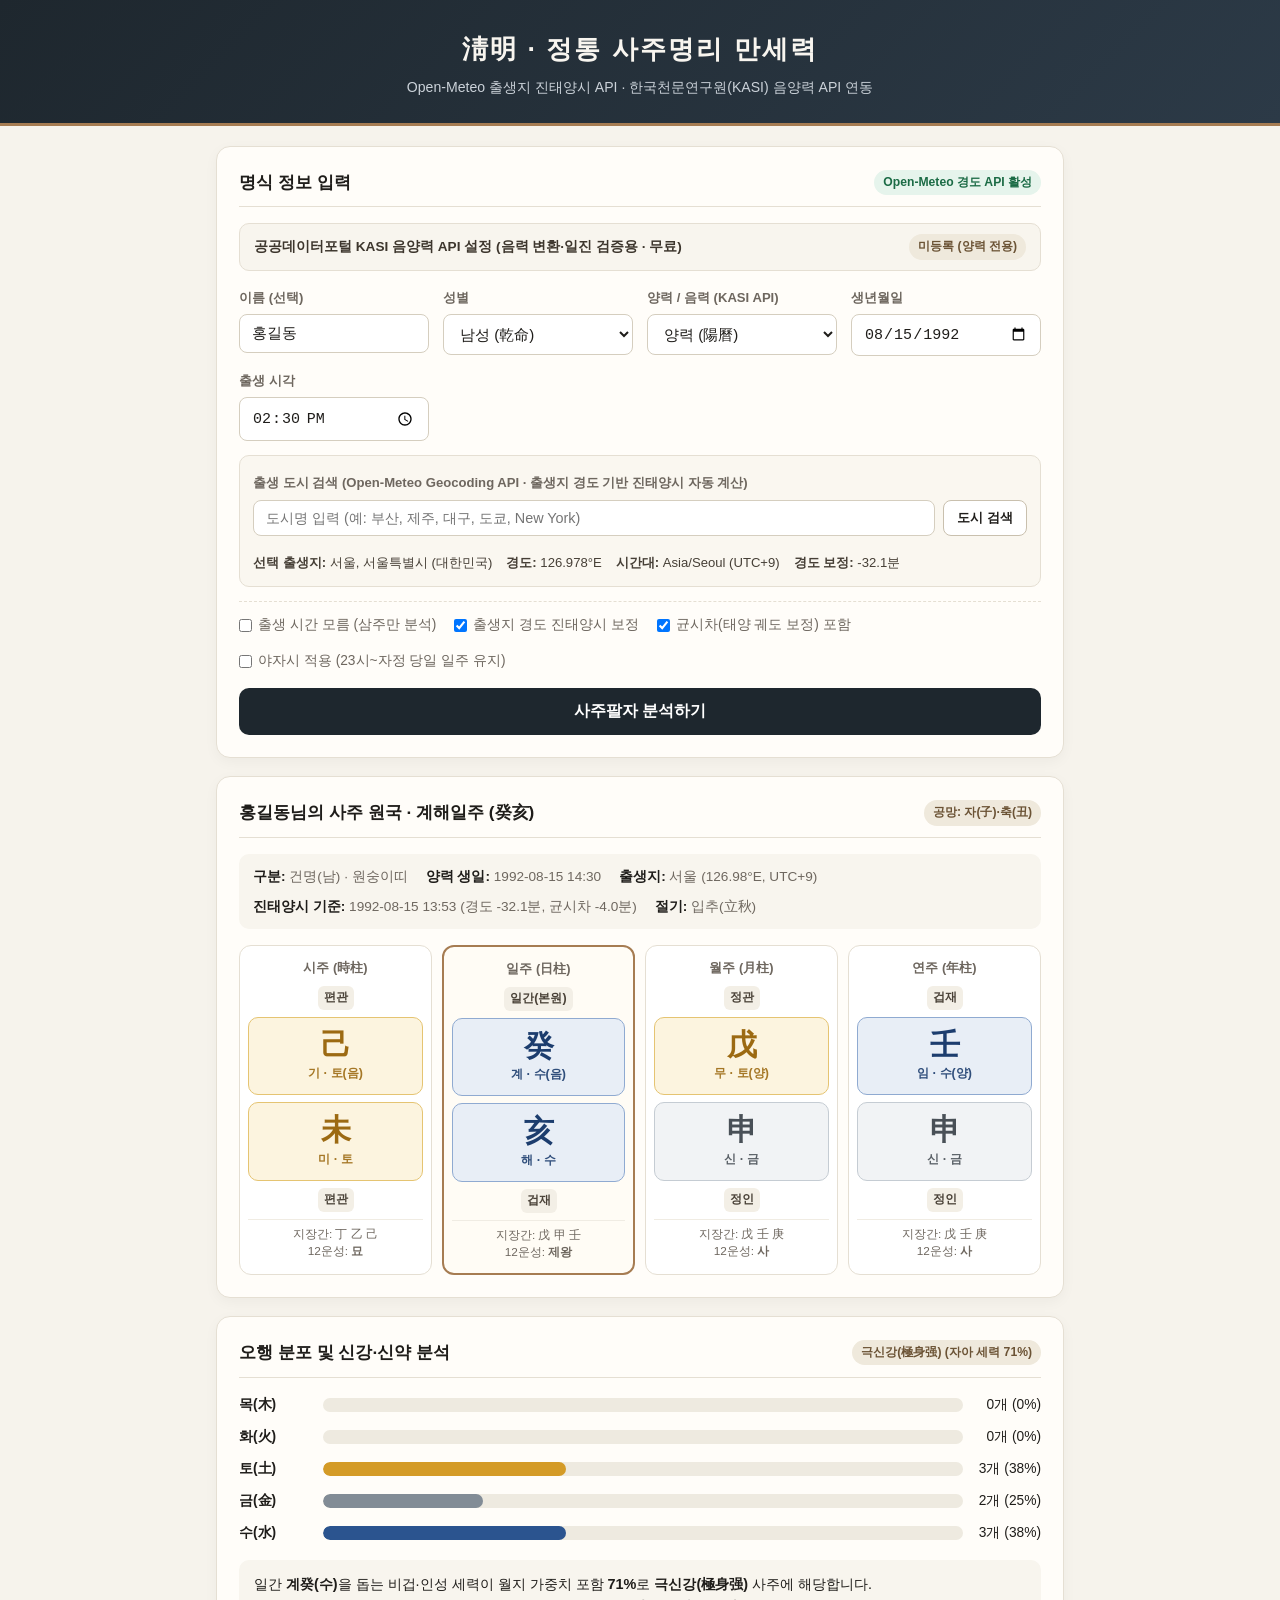
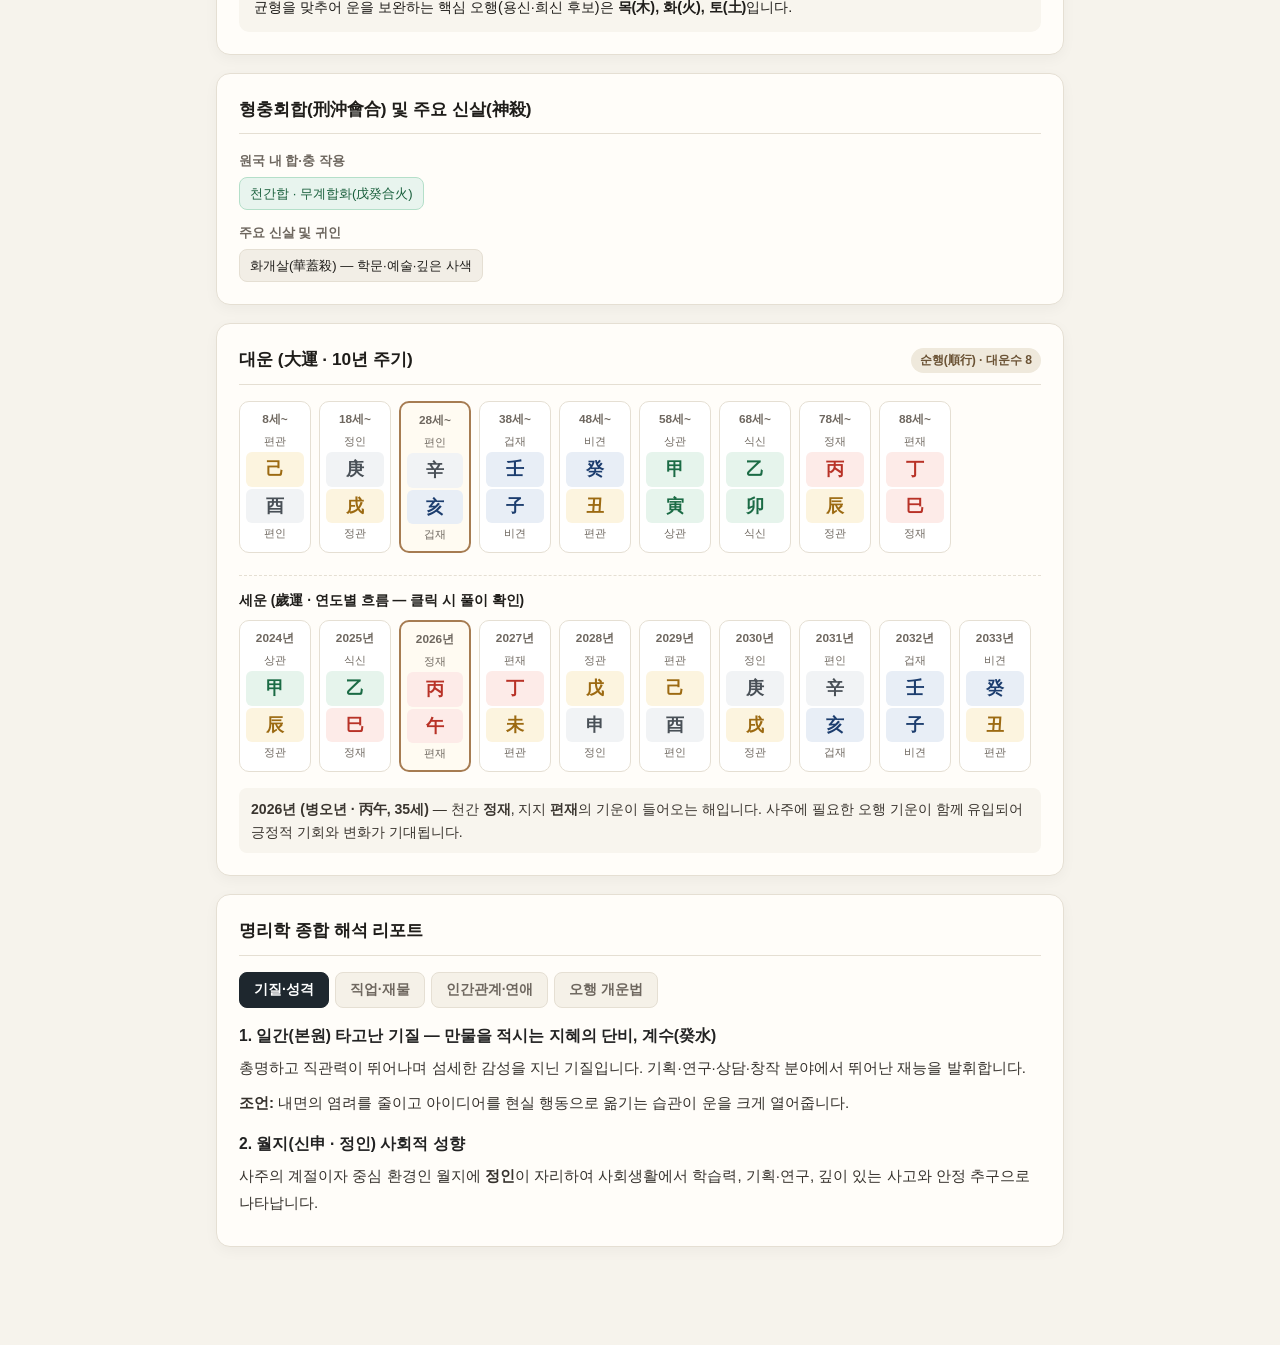
<file: public/assets/aistudio/index_b63f3720.html>
<!DOCTYPE html>
<html lang="ko">
<head>
  <meta charset="UTF-8" />
  <meta name="viewport" content="width=device-width, initial-scale=1.0" />
  <title>청명(淸明) — 정통 명리학 사주팔자 만세력</title>
  <style>
    :root {
      --bg: #f6f3ec;
      --card: #fffdf9;
      --ink: #1f1d1a;
      --muted: #6e675f;
      --border: #e5dfd3;
      --accent: #2c3e50;
      --gold: #a67c52;

      --wood-bg: #e6f4ec; --wood-fg: #1b6b45; --wood-bd: #8fd0ae;
      --fire-bg: #fdebe8; --fire-fg: #b83227; --fire-bd: #f09d95;
      --earth-bg: #fcf4df; --earth-fg: #9c6a12; --earth-bd: #e5c472;
      --metal-bg: #f1f3f5; --metal-fg: #495057; --metal-bd: #c5ccd3;
      --water-bg: #e8eef6; --water-fg: #1c3d6e; --water-bd: #8faad1;
    }

    * { box-sizing: border-box; margin: 0; padding: 0; }
    body {
      font-family: "Pretendard", "Apple SD Gothic Neo", "Malgun Gothic", sans-serif;
      background: var(--bg);
      color: var(--ink);
      line-height: 1.6;
      padding-bottom: 60px;
    }

    header {
      background: linear-gradient(135deg, #1e272e 0%, #2c3a47 100%);
      color: #f8f5ef;
      padding: 28px 20px 24px;
      text-align: center;
      border-bottom: 3px solid var(--gold);
    }
    header h1 { font-size: 1.65rem; font-weight: 700; letter-spacing: 0.08em; }
    header p { font-size: 0.88rem; color: #cbd2d9; margin-top: 6px; }

    .container { max-width: 880px; margin: 0 auto; padding: 20px 16px; }

    .card {
      background: var(--card);
      border: 1px solid var(--border);
      border-radius: 14px;
      padding: 22px;
      margin-bottom: 18px;
      box-shadow: 0 4px 14px rgba(31, 29, 26, 0.04);
    }
    .card-title {
      font-size: 1.08rem;
      font-weight: 700;
      margin-bottom: 16px;
      padding-bottom: 10px;
      border-bottom: 1px solid var(--border);
      display: flex;
      justify-content: space-between;
      align-items: center;
      gap: 8px;
      flex-wrap: wrap;
    }
    .badge {
      font-size: 0.76rem;
      font-weight: 600;
      padding: 3px 9px;
      border-radius: 999px;
      background: #efe9dc;
      color: #6b5335;
    }
    .badge.ok { background: #e6f4ec; color: #1b6b45; }
    .badge.warn { background: #fdebe8; color: #b83227; }

    /* API 설정 패널 */
    details.api-panel {
      background: #f8f5ee;
      border: 1px solid var(--border);
      border-radius: 10px;
      padding: 10px 14px;
      margin-bottom: 16px;
      font-size: 0.85rem;
    }
    details.api-panel summary {
      cursor: pointer;
      font-weight: 700;
      color: #3d362d;
      display: flex;
      justify-content: space-between;
      align-items: center;
    }
    .api-key-row {
      display: flex;
      gap: 8px;
      margin-top: 10px;
      flex-wrap: wrap;
    }
    .api-key-row input {
      flex: 1;
      min-width: 200px;
      padding: 8px 10px;
      border: 1px solid #d5cebf;
      border-radius: 8px;
      font-size: 0.85rem;
      background: #fff;
    }
    .btn-sm {
      padding: 8px 13px;
      border: 1px solid #c9c0ae;
      border-radius: 8px;
      background: #fff;
      color: var(--ink);
      font-size: 0.83rem;
      font-weight: 600;
      cursor: pointer;
    }
    .btn-sm:hover { background: #efe9dc; }
    .api-hint { margin-top: 8px; font-size: 0.78rem; color: var(--muted); line-height: 1.5; }

    /* 입력 폼 */
    .form-grid {
      display: grid;
      grid-template-columns: repeat(auto-fit, minmax(170px, 1fr));
      gap: 14px;
    }
    .field label {
      display: block;
      font-size: 0.82rem;
      font-weight: 600;
      color: var(--muted);
      margin-bottom: 6px;
    }
    .field input, .field select {
      width: 100%;
      padding: 10px 12px;
      border: 1px solid #d5cebf;
      border-radius: 8px;
      font-size: 0.94rem;
      background: #fff;
      color: var(--ink);
    }
    .field input:disabled { background: #f2efe9; color: #999; }

    /* 출생지 검색 (Open-Meteo Geocoding API) */
    .place-box {
      margin-top: 14px;
      padding: 13px;
      background: #faf7f0;
      border: 1px solid var(--border);
      border-radius: 10px;
    }
    .place-search-row {
      display: flex;
      gap: 8px;
      margin-top: 6px;
    }
    .place-search-row input {
      flex: 1;
      padding: 9px 12px;
      border: 1px solid #d5cebf;
      border-radius: 8px;
      font-size: 0.9rem;
      background: #fff;
    }
    .place-results {
      margin-top: 8px;
      display: flex;
      flex-direction: column;
      gap: 5px;
    }
    .place-item {
      text-align: left;
      padding: 8px 10px;
      border: 1px solid var(--border);
      border-radius: 8px;
      background: #fff;
      cursor: pointer;
      font-size: 0.84rem;
      display: flex;
      justify-content: space-between;
      align-items: center;
    }
    .place-item:hover { border-color: var(--gold); background: #fffbf2; }
    .selected-place-info {
      margin-top: 8px;
      font-size: 0.82rem;
      color: #463f36;
      display: flex;
      flex-wrap: wrap;
      gap: 6px 14px;
    }

    .options-row {
      display: flex;
      flex-wrap: wrap;
      gap: 14px 18px;
      margin-top: 14px;
      padding-top: 12px;
      border-top: 1px dashed var(--border);
      font-size: 0.86rem;
      color: var(--muted);
    }
    .options-row label { display: flex; align-items: center; gap: 6px; cursor: pointer; }

    .status-msg {
      margin-top: 10px;
      font-size: 0.83rem;
      padding: 9px 12px;
      border-radius: 8px;
      display: none;
    }
    .status-msg.info { display: block; background: #e8eef6; color: #1c3d6e; }
    .status-msg.error { display: block; background: #fdebe8; color: #b83227; }

    .btn-primary {
      width: 100%;
      margin-top: 16px;
      padding: 13px;
      border: none;
      border-radius: 10px;
      background: #1e272e;
      color: #fff;
      font-size: 1rem;
      font-weight: 700;
      cursor: pointer;
      transition: background 0.15s ease;
    }
    .btn-primary:hover { background: #303d47; }
    .btn-primary:disabled { background: #7f8c8d; cursor: wait; }

    /* 결과 영역 */
    #resultSection { display: none; }

    .meta-bar {
      display: flex;
      flex-wrap: wrap;
      gap: 8px 18px;
      font-size: 0.85rem;
      color: var(--muted);
      background: #f8f5ee;
      padding: 12px 14px;
      border-radius: 10px;
      margin-bottom: 16px;
    }
    .meta-bar strong { color: var(--ink); }

    .pillars-grid {
      display: grid;
      grid-template-columns: repeat(4, 1fr);
      gap: 10px;
      text-align: center;
    }
    .pillar-col {
      border: 1px solid var(--border);
      border-radius: 12px;
      padding: 12px 8px;
      background: #fff;
      display: flex;
      flex-direction: column;
      gap: 7px;
    }
    .pillar-col.day-master { border: 2px solid var(--gold); background: #fffcf5; }
    .pillar-label { font-size: 0.8rem; font-weight: 700; color: var(--muted); }
    .ten-god {
      font-size: 0.78rem;
      font-weight: 600;
      padding: 2px 6px;
      border-radius: 6px;
      background: #f3efe6;
      color: #4a4238;
      display: inline-block;
      margin: 0 auto;
    }
    .glyph-box { border-radius: 10px; padding: 10px 4px; border: 1.5px solid transparent; }
    .glyph-hanja { font-size: 1.9rem; font-weight: 800; line-height: 1.1; }
    .glyph-hangul { font-size: 0.78rem; margin-top: 3px; font-weight: 600; opacity: 0.9; }

    .el-0 { background: var(--wood-bg); color: var(--wood-fg); border-color: var(--wood-bd); }
    .el-1 { background: var(--fire-bg); color: var(--fire-fg); border-color: var(--fire-bd); }
    .el-2 { background: var(--earth-bg); color: var(--earth-fg); border-color: var(--earth-bd); }
    .el-3 { background: var(--metal-bg); color: var(--metal-fg); border-color: var(--metal-bd); }
    .el-4 { background: var(--water-bg); color: var(--water-fg); border-color: var(--water-bd); }
    .el-none { background: #f4f4f4; color: #aaa; border-color: #ddd; }

    .sub-info {
      font-size: 0.74rem;
      color: var(--muted);
      border-top: 1px solid #f0ece3;
      padding-top: 6px;
      line-height: 1.45;
    }

    .el-bars { display: flex; flex-direction: column; gap: 10px; }
    .el-bar-row { display: grid; grid-template-columns: 74px 1fr 68px; align-items: center; gap: 10px; font-size: 0.86rem; }
    .bar-track { height: 14px; background: #eeeae0; border-radius: 999px; overflow: hidden; }
    .bar-fill { height: 100%; border-radius: 999px; transition: width 0.4s ease; }
    .fill-0 { background: #2d8a5e; }
    .fill-1 { background: #d64538; }
    .fill-2 { background: #d49b27; }
    .fill-3 { background: #828c96; }
    .fill-4 { background: #2b548f; }

    .strength-box {
      margin-top: 16px;
      padding: 13px 15px;
      border-radius: 10px;
      background: #f8f5ee;
      font-size: 0.9rem;
    }

    .tag-group { display: flex; flex-wrap: wrap; gap: 8px; }
    .tag {
      font-size: 0.82rem;
      padding: 5px 10px;
      border-radius: 8px;
      background: #f2eee6;
      border: 1px solid var(--border);
    }
    .tag.good { background: #e8f4ee; border-color: #b4dfc9; color: #195f3c; }
    .tag.warn { background: #fdeee9; border-color: #f3c0b5; color: #a12c20; }

    .cycle-strip { display: flex; gap: 8px; overflow-x: auto; padding-bottom: 6px; }
    .cycle-item {
      min-width: 72px;
      border: 1px solid var(--border);
      border-radius: 10px;
      padding: 8px 6px;
      text-align: center;
      background: #fff;
      flex-shrink: 0;
      cursor: pointer;
      transition: transform 0.12s ease, border-color 0.12s ease;
    }
    .cycle-item:hover { transform: translateY(-2px); border-color: var(--gold); }
    .cycle-item.active { border: 2px solid var(--gold); background: #fffbf2; }
    .cycle-age { font-size: 0.74rem; color: var(--muted); font-weight: 700; margin-bottom: 4px; }
    .cycle-glyph { font-size: 1.1rem; font-weight: 800; padding: 3px 0; border-radius: 6px; margin: 2px 0; }
    .cycle-tg { font-size: 0.68rem; color: var(--muted); }

    .tabs { display: flex; gap: 6px; flex-wrap: wrap; margin-bottom: 14px; }
    .tab-btn {
      padding: 8px 14px;
      border-radius: 8px;
      border: 1px solid var(--border);
      background: #f5f1e8;
      font-size: 0.86rem;
      font-weight: 600;
      color: var(--muted);
      cursor: pointer;
    }
    .tab-btn.active { background: #1e272e; color: #fff; border-color: #1e272e; }
    .reading-panel { display: none; font-size: 0.94rem; line-height: 1.75; }
    .reading-panel.active { display: block; }
    .reading-panel h4 { font-size: 0.98rem; margin: 14px 0 6px; color: #222; }
    .reading-panel h4:first-child { margin-top: 0; }
    .reading-panel p { color: #36322d; margin-bottom: 8px; }

    @media (max-width: 560px) {
      .pillars-grid { gap: 6px; }
      .glyph-hanja { font-size: 1.5rem; }
      .pillar-col { padding: 8px 4px; }
    }
  </style>
</head>
<body>

<header>
  <h1>淸明 · 정통 사주명리 만세력</h1>
  <p>Open-Meteo 출생지 진태양시 API · 한국천문연구원(KASI) 음양력 API 연동</p>
</header>

<div class="container">
  <!-- 입력 카드 -->
  <section class="card">
    <div class="card-title">
      <span>명식 정보 입력</span>
      <span class="badge ok">Open-Meteo 경도 API 활성</span>
    </div>

    <!-- KASI 무료 API 키 설정 (접이식) -->
    <details class="api-panel">
      <summary>
        <span>공공데이터포털 KASI 음양력 API 설정 (음력 변환·일진 검증용 · 무료)</span>
        <span class="badge" id="kasiStatusBadge">미등록</span>
      </summary>
      <div class="api-key-row">
        <input type="password" id="kasiKeyInput" placeholder="공공데이터포털 '한국천문연구원 음양력 정보' 인증키 입력" />
        <button type="button" class="btn-sm" id="saveKasiKeyBtn">키 저장</button>
        <button type="button" class="btn-sm" id="clearKasiKeyBtn">삭제</button>
      </div>
      <div class="api-hint">
        • 발급처: 공공데이터포털(data.go.kr) → <strong>한국천문연구원_음양력 정보</strong> 활용신청(무료·자동승인).<br/>
        • 인증키는 브라우저(localStorage)에만 저장되며, Encoding/Decoding 키 모두 자동 처리됩니다.
      </div>
    </details>

    <form id="sajuForm">
      <div class="form-grid">
        <div class="field">
          <label for="name">이름 (선택)</label>
          <input type="text" id="name" placeholder="예: 홍길동" value="홍길동" />
        </div>
        <div class="field">
          <label for="gender">성별</label>
          <select id="gender">
            <option value="M">남성 (乾命)</option>
            <option value="F">여성 (坤命)</option>
          </select>
        </div>
        <div class="field">
          <label for="calendarType">양력 / 음력 (KASI API)</label>
          <select id="calendarType">
            <option value="solar">양력 (陽曆)</option>
            <option value="lunar">음력 · 평달 (陰曆)</option>
            <option value="lunar_leap">음력 · 윤달 (閏月)</option>
          </select>
        </div>
        <div class="field">
          <label for="birthDate">생년월일</label>
          <input type="date" id="birthDate" value="1992-08-15" required />
        </div>
        <div class="field">
          <label for="birthTime">출생 시각</label>
          <input type="time" id="birthTime" value="14:30" />
        </div>
      </div>

      <!-- 외부 API 1: Open-Meteo Geocoding API 기반 출생지 검색 -->
      <div class="place-box">
        <label style="font-size:0.82rem; font-weight:700; color:var(--muted);">
          출생 도시 검색 (Open-Meteo Geocoding API · 출생지 경도 기반 진태양시 자동 계산)
        </label>
        <div class="place-search-row">
          <input type="text" id="placeQuery" placeholder="도시명 입력 (예: 부산, 제주, 대구, 도쿄, New York)" />
          <button type="button" class="btn-sm" id="placeSearchBtn">도시 검색</button>
        </div>
        <div class="place-results" id="placeResults"></div>
        <div class="selected-place-info" id="selectedPlaceInfo"></div>
      </div>

      <div class="options-row">
        <label><input type="checkbox" id="unknownTime" /> 출생 시간 모름 (삼주만 분석)</label>
        <label><input type="checkbox" id="trueSolar" checked /> 출생지 경도 진태양시 보정</label>
        <label><input type="checkbox" id="includeEoT" checked /> 균시차(태양 궤도 보정) 포함</label>
        <label><input type="checkbox" id="yajasi" /> 야자시 적용 (23시~자정 당일 일주 유지)</label>
      </div>

      <div id="apiStatusMsg" class="status-msg"></div>

      <button type="submit" class="btn-primary" id="submitBtn">사주팔자 분석하기</button>
    </form>
  </section>

  <!-- 결과 영역 -->
  <div id="resultSection">
    <section class="card">
      <div class="card-title">
        <span id="resultHeader">사주 원국 (四柱原局)</span>
        <span class="badge" id="gongmangBadge">공망</span>
      </div>
      <div class="meta-bar" id="metaBar"></div>
      <div class="pillars-grid" id="pillarsGrid"></div>
    </section>

    <section class="card">
      <div class="card-title">
        <span>오행 분포 및 신강·신약 분석</span>
        <span class="badge" id="strengthBadge">중화</span>
      </div>
      <div class="el-bars" id="elementBars"></div>
      <div class="strength-box" id="strengthDesc"></div>
    </section>

    <section class="card">
      <div class="card-title"><span>형충회합(刑沖會合) 및 주요 신살(神殺)</span></div>
      <div style="margin-bottom: 12px;">
        <div style="font-size:0.82rem; font-weight:700; color:var(--muted); margin-bottom:6px;">원국 내 합·충 작용</div>
        <div class="tag-group" id="relationsTags"></div>
      </div>
      <div>
        <div style="font-size:0.82rem; font-weight:700; color:var(--muted); margin-bottom:6px;">주요 신살 및 귀인</div>
        <div class="tag-group" id="sinsalTags"></div>
      </div>
    </section>

    <section class="card">
      <div class="card-title">
        <span>대운 (大運 · 10년 주기)</span>
        <span class="badge" id="daewoonMeta">순행</span>
      </div>
      <div class="cycle-strip" id="daewoonStrip"></div>
      <div style="margin-top:16px; padding-top:14px; border-top:1px dashed var(--border);">
        <div style="font-size:0.86rem; font-weight:700; margin-bottom:8px;">세운 (歲運 · 연도별 흐름 — 클릭 시 풀이 확인)</div>
        <div class="cycle-strip" id="sewoonStrip"></div>
        <div id="sewoonDetail" style="margin-top:10px; font-size:0.88rem; color:#3a352f; background:#f8f5ee; padding:10px 12px; border-radius:8px;"></div>
      </div>
    </section>

    <section class="card">
      <div class="card-title"><span>명리학 종합 해석 리포트</span></div>
      <div class="tabs" id="readingTabs">
        <button class="tab-btn active" data-tab="personality">기질·성격</button>
        <button class="tab-btn" data-tab="career">직업·재물</button>
        <button class="tab-btn" data-tab="relation">인간관계·연애</button>
        <button class="tab-btn" data-tab="remedy">오행 개운법</button>
      </div>
      <div id="tab-personality" class="reading-panel active"></div>
      <div id="tab-career" class="reading-panel"></div>
      <div id="tab-relation" class="reading-panel"></div>
      <div id="tab-remedy" class="reading-panel"></div>
    </section>
  </div>
</div>

<script>
/**
 * ============================================================================
 * 1. 명리학 기초 데이터
 * ============================================================================
 */
const STEMS = [
  { idx: 0, hanja: '甲', kor: '갑', el: 0, pol: 1 },
  { idx: 1, hanja: '乙', kor: '을', el: 0, pol: 0 },
  { idx: 2, hanja: '丙', kor: '병', el: 1, pol: 1 },
  { idx: 3, hanja: '丁', kor: '정', el: 1, pol: 0 },
  { idx: 4, hanja: '戊', kor: '무', el: 2, pol: 1 },
  { idx: 5, hanja: '己', kor: '기', el: 2, pol: 0 },
  { idx: 6, hanja: '庚', kor: '경', el: 3, pol: 1 },
  { idx: 7, hanja: '辛', kor: '신', el: 3, pol: 0 },
  { idx: 8, hanja: '壬', kor: '임', el: 4, pol: 1 },
  { idx: 9, hanja: '癸', kor: '계', el: 4, pol: 0 },
];

const BRANCHES = [
  { idx: 0,  hanja: '子', kor: '자', animal: '쥐',   el: 4, mainStem: 9, hidden: [8, 9] },
  { idx: 1,  hanja: '丑', kor: '축', animal: '소',   el: 2, mainStem: 5, hidden: [9, 7, 5] },
  { idx: 2,  hanja: '寅', kor: '인', animal: '호랑이', el: 0, mainStem: 0, hidden: [4, 2, 0] },
  { idx: 3,  hanja: '卯', kor: '묘', animal: '토끼', el: 0, mainStem: 1, hidden: [0, 1] },
  { idx: 4,  hanja: '辰', kor: '진', animal: '용',   el: 2, mainStem: 4, hidden: [1, 9, 4] },
  { idx: 5,  hanja: '巳', kor: '사', animal: '뱀',   el: 1, mainStem: 2, hidden: [4, 6, 2] },
  { idx: 6,  hanja: '午', kor: '오', animal: '말',   el: 1, mainStem: 3, hidden: [2, 5, 3] },
  { idx: 7,  hanja: '未', kor: '미', animal: '양',   el: 2, mainStem: 5, hidden: [3, 1, 5] },
  { idx: 8,  hanja: '申', kor: '신', animal: '원숭이', el: 3, mainStem: 6, hidden: [4, 8, 6] },
  { idx: 9,  hanja: '酉', kor: '유', animal: '닭',   el: 3, mainStem: 7, hidden: [6, 7] },
  { idx: 10, hanja: '戌', kor: '술', animal: '개',   el: 2, mainStem: 4, hidden: [7, 3, 4] },
  { idx: 11, hanja: '亥', kor: '해', animal: '돼지', el: 4, mainStem: 8, hidden: [4, 0, 8] },
];

const ELEMENTS = [
  { idx: 0, kor: '목', hanja: '木', color: '청록·초록색', dir: '동쪽', num: '3, 8', habit: '산책, 식물 기르기, 새로운 학습과 기획 활동' },
  { idx: 1, kor: '화', hanja: '火', color: '붉은·주황색', dir: '남쪽', num: '2, 7', habit: '햇볕 쬐기, 유산소 운동, 발표·표현 및 사교 활동' },
  { idx: 2, kor: '토', hanja: '土', color: '황토·베이지색', dir: '중앙', num: '5, 0', habit: '규칙적인 식습관, 명상, 부동산·저축 등 안정적 루틴' },
  { idx: 3, kor: '금', hanja: '金', color: '흰색·실버',   dir: '서쪽', num: '4, 9', habit: '정리정돈, 근력운동, 결단력 있는 우선순위 정리' },
  { idx: 4, kor: '수', hanja: '水', color: '검정·네이비', dir: '북쪽', num: '1, 6', habit: '충분한 수분 섭취·수면, 독서·사색, 물가 산책 및 유연한 사고' },
];

const STAGE12_NAMES = ['장생', '목욕', '관대', '건록', '제왕', '쇠', '병', '사', '묘', '절', '태', '양'];
const STAGE12_START = [
  { br: 11, dir: 1 }, { br: 6, dir: -1 }, { br: 2, dir: 1 }, { br: 9, dir: -1 }, { br: 2, dir: 1 },
  { br: 9, dir: -1 }, { br: 5, dir: 1 }, { br: 0, dir: -1 }, { br: 8, dir: 1 }, { br: 3, dir: -1 },
];

const SOLAR_TERMS_12 = [
  { deg: 315, name: '입춘(立春)' }, { deg: 345, name: '경칩(驚蟄)' },
  { deg: 15,  name: '청명(淸明)' }, { deg: 45,  name: '입하(立夏)' },
  { deg: 75,  name: '망종(芒種)' }, { deg: 105, name: '소서(小暑)' },
  { deg: 135, name: '입추(立秋)' }, { deg: 165, name: '백로(白露)' },
  { deg: 195, name: '한로(寒露)' }, { deg: 225, name: '입동(立冬)' },
  { deg: 255, name: '대설(大雪)' }, { deg: 285, name: '소한(小寒)' },
];

const DAY_MASTER_PROFILES = [
  { title: '곧게 뻗어 나가는 거목, 갑목(甲木)', core: '강한 추진력과 리더십, 개척 정신을 지닌 기질입니다. 자존심과 주관이 뚜렷하며 스스로 길을 열 때 역량이 극대화됩니다.', advice: '강직함이 큰 장점이지만, 때로는 유연한 타협과 경청이 더 큰 성장을 돕습니다.' },
  { title: '유연하고 강인한 생명력, 을목(乙木)', core: '섬세한 적응력과 친화력, 끈질긴 생존력을 갖춘 기질입니다. 어떤 환경에서도 뿌리를 내리고 현실적인 해법을 찾는 능력이 탁월합니다.', advice: '주변 상황에 흔들리지 않도록 자신만의 명확한 기준과 목표를 세우는 것이 중요합니다.' },
  { title: '세상을 비추는 태양, 병화(丙火)', core: '열정적이고 명랑하며 스케일이 큰 기질입니다. 솔직하고 존재감이 뚜렷해 주변에 활력을 불어넣으며, 직관력과 표현력이 뛰어납니다.', advice: '열정이 과하면 마무리가 약해질 수 있으므로 차분한 점검과 지속력을 기르면 완벽합니다.' },
  { title: '깊고 은은한 불꽃, 정화(丁火)', core: '따뜻한 배려심과 예리한 통찰력, 집중력을 겸비한 기질입니다. 겉으로는 온화해 보이지만 내면에 뜨거운 신념과 감수성을 품고 있습니다.', advice: '지나친 완벽주의로 스스로를 소진하지 않도록 마음의 여유를 챙기세요.' },
  { title: '묵직하고 든든한 태산, 무토(戊土)', core: '신뢰감과 포용력이 크며 쉽게 흔들리지 않는 중후한 기질입니다. 책임감이 강하고 큰 판을 안정적으로 운영하는 힘이 있습니다.', advice: '변화에 다소 보수적일 수 있으니 새로운 흐름을 받아들이는 민첩함을 더하면 좋습니다.' },
  { title: '만물을 길러내는 비옥한 대지, 기토(己土)', core: '실속 있고 꼼꼼하며 다재다능한 현실주의자 기질입니다. 타인의 마음을 잘 헤아리고 실무 처리 능력이 뛰어납니다.', advice: '생각이 많아 결정이 늦어질 수 있으므로 과감한 실행력을 보태면 크게 발전합니다.' },
  { title: '단단한 원석과 강철의 의지, 경금(庚金)', core: '결단력, 의리, 공정함이 돋보이는 강인한 기질입니다. 어려운 과제를 돌파하고 시스템을 개혁하는 실행력이 탁월합니다.', advice: '직설적인 화법이 오해를 부를 수 있으니 부드러운 소통 기술을 익히면 인복이 배가됩니다.' },
  { title: '정교하게 다듬어진 보석, 신금(辛金)', core: '섬세한 심미안과 예리한 분석력, 깔끔한 자존심을 지닌 기질입니다. 디테일에 강하고 전문성으로 독보적 가치를 만들어냅니다.', advice: '예민함으로 스트레스를 받기 쉬우니 작은 실수에 너그러워지는 연습이 도움이 됩니다.' },
  { title: '거침없이 흐르는 큰 바다, 임수(壬水)', core: '지혜롭고 스케일이 크며 유연한 사고를 지닌 전략가 기질입니다. 변화에 능하고 인맥과 정보를 흡수하는 힘이 강합니다.', advice: '방향성이 분산되면 산만해질 수 있으므로 핵심 목표 하나에 집중하는 안정감이 중요합니다.' },
  { title: '만물을 적시는 지혜의 단비, 계수(癸水)', core: '총명하고 직관력이 뛰어나며 섬세한 감성을 지닌 기질입니다. 기획·연구·상담·창작 분야에서 뛰어난 재능을 발휘합니다.', advice: '내면의 염려를 줄이고 아이디어를 현실 행동으로 옮기는 습관이 운을 크게 열어줍니다.' },
];

/**
 * ============================================================================
 * 2. 외부 무료 API 모듈 (1: Open-Meteo Geocoding / 2: KASI 음양력)
 * ============================================================================
 */
let selectedPlace = {
  name: '서울',
  country: '대한민국',
  admin1: '서울특별시',
  latitude: 37.5665,
  longitude: 126.9780,
  timezone: 'Asia/Seoul',
};

// [외부 API 1] Open-Meteo Geocoding API (무료, 키 불필요, CORS 지원)
async function searchBirthPlaceAPI(query) {
  const url = `https://geocoding-api.open-meteo.com/v1/search?name=${encodeURIComponent(query)}&count=6&language=ko&format=json`;
  const res = await fetch(url);
  if (!res.ok) throw new Error(`Geocoding API 오류 (${res.status})`);
  const json = await res.json();
  return json.results || [];
}

// IANA 시간대 기반 출생일 정확한 UTC 오프셋(시간) 산출 (과거 서머타임 자동 반영)
function getTimezoneOffsetHours(timeZone, year, month, day, hour = 12) {
  try {
    const probe = new Date(Date.UTC(year, month - 1, day, hour, 0));
    const parts = new Intl.DateTimeFormat('en-US', {
      timeZone,
      year: 'numeric', month: '2-digit', day: '2-digit',
      hour: '2-digit', minute: '2-digit', hourCycle: 'h23',
    }).formatToParts(probe);
    const get = (t) => Number(parts.find(p => p.type === t).value);
    const localAsUTC = Date.UTC(get('year'), get('month') - 1, get('day'), get('hour'), get('minute'));
    return (localAsUTC - probe.getTime()) / 3600000;
  } catch {
    return 9;
  }
}

// 균시차(Equation of Time, 분) 계산
function getEquationOfTimeMinutes(year, month, day) {
  const start = Date.UTC(year, 0, 0);
  const current = Date.UTC(year, month - 1, day);
  const dayOfYear = Math.floor((current - start) / 86400000);
  const B = (2 * Math.PI * (dayOfYear - 81)) / 365;
  return 9.87 * Math.sin(2 * B) - 7.53 * Math.cos(B) - 1.5 * Math.sin(B);
}

// [외부 API 2] 한국천문연구원(KASI) 음양력 정보 API (공공데이터포털 무료)
const KASI_BASE = 'https://apis.data.go.kr/B090041/openapi/service/LrsrCldInfoService';
const KASI_STORAGE_KEY = 'cheongmyeong_kasi_api_key';

function getKasiKey() {
  return (localStorage.getItem(KASI_STORAGE_KEY) || '').trim();
}

function buildKasiKeyParam(rawKey) {
  return rawKey.includes('%') ? rawKey : encodeURIComponent(rawKey);
}

function extractKasiItems(json) {
  const header = json?.response?.header;
  if (header && header.resultCode !== '00') {
    throw new Error(`KASI API 오류(${header.resultCode}): ${header.resultMsg}`);
  }
  const raw = json?.response?.body?.items?.item;
  if (!raw) return [];
  return Array.isArray(raw) ? raw : [raw];
}

// 양력 -> 음력 조회 (getLunCalInfo)
async function fetchKasiLunarFromSolar(y, m, d) {
  const key = getKasiKey();
  if (!key) return null;
  const url = `${KASI_BASE}/getLunCalInfo?solYear=${y}&solMonth=${String(m).padStart(2,'0')}&solDay=${String(d).padStart(2,'0')}&_type=json&serviceKey=${buildKasiKeyParam(key)}`;
  const res = await fetch(url);
  if (!res.ok) throw new Error(`KASI HTTP ${res.status}`);
  const items = extractKasiItems(await res.json());
  return items[0] || null;
}

// 음력 -> 양력 조회 (getSolCalInfo)
async function fetchKasiSolarFromLunar(y, m, d, isLeapMonth) {
  const key = getKasiKey();
  if (!key) throw new Error('음력 입력을 사용하려면 상단에서 무료 KASI 음양력 API 인증키를 등록해 주세요.');
  const url = `${KASI_BASE}/getSolCalInfo?lunYear=${y}&lunMonth=${String(m).padStart(2,'0')}&lunDay=${String(d).padStart(2,'0')}&_type=json&serviceKey=${buildKasiKeyParam(key)}`;
  const res = await fetch(url);
  if (!res.ok) throw new Error(`KASI HTTP ${res.status}`);
  const items = extractKasiItems(await res.json());
  if (items.length === 0) throw new Error('해당 음력 날짜가 존재하지 않습니다.');
  const targetFlag = isLeapMonth ? '윤' : '평';
  const matched = items.find(it => it.lunLeapmonth === targetFlag);
  if (!matched) {
    throw new Error(isLeapMonth ? `${y}년 음력 ${m}월에는 윤달이 없습니다.` : '일치하는 음력 평달 정보를 찾지 못했습니다.');
  }
  return matched;
}

/**
 * ============================================================================
 * 3. 천문 계산 & 사주명리학 핵심 엔진
 * ============================================================================
 */
const mod = (n, m) => ((n % m) + m) % m;

function toJulianDate(year, month, day, hourUTC = 0) {
  let y = year, m = month;
  if (m <= 2) { y -= 1; m += 12; }
  const A = Math.floor(y / 100);
  const B = 2 - A + Math.floor(A / 4);
  return Math.floor(365.25 * (y + 4716)) + Math.floor(30.6001 * (m + 1)) + day + hourUTC / 24 + B - 1524.5;
}

function getSolarLongitude(jd) {
  const T = (jd - 2451545.0) / 36525.0;
  const L0 = mod(280.46646 + 36000.76983 * T + 0.0003032 * T * T, 360);
  const M = mod(357.52911 + 35999.05029 * T - 0.0001537 * T * T, 360);
  const Mrad = M * Math.PI / 180;
  const C = (1.914602 - 0.004817 * T - 0.000014 * T * T) * Math.sin(Mrad)
          + (0.019993 - 0.000101 * T) * Math.sin(2 * Mrad)
          + 0.000289 * Math.sin(3 * Mrad);
  const omega = (125.04 - 1934.136 * T) * Math.PI / 180;
  return mod((L0 + C) - 0.00569 - 0.00478 * Math.sin(omega), 360);
}

function findSolarTermJD(approxJD, targetDeg) {
  let jd = approxJD;
  for (let i = 0; i < 8; i++) {
    const lon = getSolarLongitude(jd);
    const diff = mod(targetDeg - lon + 540, 360) - 180;
    jd += diff / 0.98564736;
    if (Math.abs(diff) < 1e-6) break;
  }
  return jd;
}

function getTenGod(dayStemIdx, targetStemIdx) {
  const day = STEMS[dayStemIdx];
  const tgt = STEMS[targetStemIdx];
  const diff = mod(tgt.el - day.el, 5);
  const samePol = day.pol === tgt.pol;
  return [
    samePol ? '비견' : '겁재',
    samePol ? '식신' : '상관',
    samePol ? '편재' : '정재',
    samePol ? '편관' : '정관',
    samePol ? '편인' : '정인',
  ][diff];
}

function getStage12(dayStemIdx, branchIdx) {
  const rule = STAGE12_START[dayStemIdx];
  const offset = rule.dir === 1 ? mod(branchIdx - rule.br, 12) : mod(rule.br - branchIdx, 12);
  return STAGE12_NAMES[offset];
}

function getGongmang(stemIdx, branchIdx) {
  const xunStart = mod(branchIdx - stemIdx, 12);
  return [mod(xunStart - 2, 12), mod(xunStart - 1, 12)];
}

function calculateSaju({ name, gender, solarDateStr, timeStr, unknownTime, trueSolar, includeEoT, yajasi, place, kasiInfo }) {
  const [y, m, d] = solarDateStr.split('-').map(Number);
  let hh = 12, mm = 0;
  if (!unknownTime && timeStr) [hh, mm] = timeStr.split(':').map(Number);

  // 출생지 시간대의 출생일 정확한 UTC 오프셋 계산 (과거 서머타임 자동 대응)
  const utcOffsetHours = getTimezoneOffsetHours(place.timezone, y, m, d, hh);
  const birthJD_UTC = toJulianDate(y, m, d, hh + mm / 60 - utcOffsetHours);

  // 출생지 경도 기반 진태양시 보정 계산
  const stdMeridian = utcOffsetHours * 15;
  const lonCorrMin = (place.longitude - stdMeridian) * 4;
  const eotCorrMin = includeEoT ? getEquationOfTimeMinutes(y, m, d) : 0;
  const totalCorrMin = (!unknownTime && trueSolar) ? (lonCorrMin + eotCorrMin) : 0;

  let localDate = new Date(Date.UTC(y, m - 1, d, hh, mm) + Math.round(totalCorrMin * 60000));
  const adjY = localDate.getUTCFullYear();
  const adjM = localDate.getUTCMonth() + 1;
  const adjD = localDate.getUTCDate();
  const adjH = localDate.getUTCHours();
  const adjMin = localDate.getUTCMinutes();

  // 1) 연주 (입춘 기준)
  const ipchunJD = findSolarTermJD(toJulianDate(y, 2, 4, 0), 315);
  const sajuYear = birthJD_UTC < ipchunJD ? y - 1 : y;
  const yearStem = mod(sajuYear - 4, 10);
  const yearBranch = mod(sajuYear - 4, 12);

  // 2) 월주 (절기 기준)
  const sunLon = getSolarLongitude(birthJD_UTC);
  const monthOrder = Math.floor(mod(sunLon - 315, 360) / 30);
  const monthBranch = mod(monthOrder + 2, 12);
  const monthStem = mod((yearStem % 5) * 2 + 2 + monthOrder, 10);
  const currentTermInfo = SOLAR_TERMS_12[monthOrder];

  // 3) 일주
  let dayCalcDate = new Date(Date.UTC(adjY, adjM - 1, adjD));
  let hourStemBaseDate = new Date(Date.UTC(adjY, adjM - 1, adjD));
  if (!unknownTime && adjH >= 23) {
    hourStemBaseDate = new Date(dayCalcDate.getTime() + 86400000);
    if (!yajasi) dayCalcDate = new Date(dayCalcDate.getTime() + 86400000);
  }
  const dayJDN = Math.floor(toJulianDate(dayCalcDate.getUTCFullYear(), dayCalcDate.getUTCMonth() + 1, dayCalcDate.getUTCDate(), 12) + 0.5);
  const day60 = mod(dayJDN - 11, 60);
  const dayStem = day60 % 10;
  const dayBranch = day60 % 12;

  // 4) 시주
  let hourStem = null, hourBranch = null;
  if (!unknownTime) {
    hourBranch = Math.floor(mod(adjH + 1, 24) / 2);
    const hBaseJDN = Math.floor(toJulianDate(hourStemBaseDate.getUTCFullYear(), hourStemBaseDate.getUTCMonth() + 1, hourStemBaseDate.getUTCDate(), 12) + 0.5);
    const hBaseStem = mod(hBaseJDN - 11, 60) % 10;
    hourStem = mod((hBaseStem % 5) * 2 + hourBranch, 10);
  }

  const pillars = [
    { key: 'hour',  label: '시주 (時柱)', stem: hourStem,  branch: hourBranch },
    { key: 'day',   label: '일주 (日柱)', stem: dayStem,   branch: dayBranch },
    { key: 'month', label: '월주 (月柱)', stem: monthStem, branch: monthBranch },
    { key: 'year',  label: '연주 (年柱)', stem: yearStem,  branch: yearBranch },
  ].map(p => {
    if (p.stem === null) return { ...p, empty: true };
    return {
      ...p, empty: false,
      stemObj: STEMS[p.stem],
      branchObj: BRANCHES[p.branch],
      stemTenGod: p.key === 'day' ? '일간(본원)' : getTenGod(dayStem, p.stem),
      branchTenGod: getTenGod(dayStem, BRANCHES[p.branch].mainStem),
      stage12: getStage12(dayStem, p.branch),
      hiddenStems: BRANCHES[p.branch].hidden.map(h => STEMS[h]),
    };
  });

  // 5) 오행 및 신강/신약
  const elCount = [0, 0, 0, 0, 0];
  const elWeight = [0, 0, 0, 0, 0];
  pillars.forEach(p => {
    if (p.empty) return;
    elCount[p.stemObj.el] += 1;
    elCount[p.branchObj.el] += 1;
    elWeight[p.stemObj.el] += 10;
    elWeight[p.branchObj.el] += (p.key === 'month' ? 28 : p.key === 'day' ? 14 : 10);
  });
  const dayEl = STEMS[dayStem].el;
  const resourceEl = mod(dayEl - 1, 5);
  const totalW = elWeight.reduce((a, b) => a + b, 0);
  const strengthRatio = Math.round(((elWeight[dayEl] + elWeight[resourceEl]) / totalW) * 100);

  let strengthLabel = '중화(中和)', yongshinEls = [];
  if (strengthRatio >= 56) {
    strengthLabel = strengthRatio >= 68 ? '극신강(極身强)' : '신강(身强)';
    yongshinEls = [mod(dayEl + 1, 5), mod(dayEl + 2, 5), mod(dayEl + 3, 5)];
  } else if (strengthRatio <= 42) {
    strengthLabel = strengthRatio <= 30 ? '극신약(極身弱)' : '신약(身弱)';
    yongshinEls = [resourceEl, dayEl];
  } else {
    const minVal = Math.min(...elWeight);
    yongshinEls = elWeight.map((v, i) => ({ v, i })).filter(x => x.v === minVal).map(x => x.i);
  }

  // 6) 합·충, 신살, 공망
  const relations = analyzeRelations(pillars);
  const sinsal = analyzeSinsal(pillars, dayStem, yearBranch, dayBranch);
  const gongmang = getGongmang(dayStem, dayBranch);

  // 7) 대운
  const isYangYear = STEMS[yearStem].pol === 1;
  const isForward = (isYangYear && gender === 'M') || (!isYangYear && gender === 'F');
  const currTermDeg = mod(monthOrder * 30 + 315, 360);
  const nextTermDeg = mod(currTermDeg + 30, 360);
  const prevTermJD = findSolarTermJD(birthJD_UTC - mod(sunLon - currTermDeg, 360) / 0.9856, currTermDeg);
  const nextTermJD = findSolarTermJD(birthJD_UTC + (mod(nextTermDeg - sunLon, 360) || 30) / 0.9856, nextTermDeg);
  const daewoonNum = Math.max(1, Math.min(10, Math.round((isForward ? (nextTermJD - birthJD_UTC) : (birthJD_UTC - prevTermJD)) / 3)));

  const daewoons = [];
  for (let i = 1; i <= 9; i++) {
    const step = isForward ? i : -i;
    const s = mod(monthStem + step, 10);
    const b = mod(monthBranch + step, 12);
    const startAge = daewoonNum + (i - 1) * 10;
    daewoons.push({ age: startAge, year: y + startAge - 1, stem: STEMS[s], branch: BRANCHES[b], stemTG: getTenGod(dayStem, s), branchTG: getTenGod(dayStem, BRANCHES[b].mainStem) });
  }

  // 8) 세운
  const nowYear = new Date().getFullYear();
  const sewoons = [];
  for (let yr = nowYear - 2; yr <= nowYear + 7; yr++) {
    const s = mod(yr - 4, 10), b = mod(yr - 4, 12);
    sewoons.push({ year: yr, age: yr - y + 1, isCurrent: yr === nowYear, stem: STEMS[s], branch: BRANCHES[b], stemTG: getTenGod(dayStem, s), branchTG: getTenGod(dayStem, BRANCHES[b].mainStem) });
  }

  return {
    input: { name: name || '사용자', gender, solarDateStr, timeStr, unknownTime, trueSolar, includeEoT, yajasi },
    place,
    solarTimeDetail: { utcOffsetHours, lonCorrMin, eotCorrMin, totalCorrMin },
    kasiInfo,
    adjustedTimeStr: unknownTime ? '시간 미상' : `${adjY}-${String(adjM).padStart(2,'0')}-${String(adjD).padStart(2,'0')} ${String(adjH).padStart(2,'0')}:${String(adjMin).padStart(2,'0')}`,
    currentTermInfo,
    pillars, elCount, elWeight, strengthRatio, strengthLabel, yongshinEls,
    relations, sinsal, gongmang,
    daewoonMeta: { isForward, daewoonNum }, daewoons, sewoons,
  };
}

function analyzeRelations(pillars) {
  const active = pillars.filter(p => !p.empty);
  const res = [];
  const stems = active.map(p => p.stem);
  const branches = active.map(p => p.branch);

  [[0,5,'갑기합토(甲己合土)'], [1,6,'을경합금(乙庚合金)'], [2,7,'병신합수(丙辛合水)'], [3,8,'정임합목(丁壬合木)'], [4,9,'무계합화(戊癸合火)']]
    .forEach(([a,b,txt]) => { if (stems.includes(a) && stems.includes(b)) res.push({ type: 'good', text: `천간합 · ${txt}` }); });
  [[0,1,'자축합(子丑合)'], [2,11,'인해합(寅亥合)'], [3,10,'묘술합(卯戌合)'], [4,9,'진유합(辰酉合)'], [5,8,'사신합(巳申合)'], [6,7,'오미합(午未合)']]
    .forEach(([a,b,txt]) => { if (branches.includes(a) && branches.includes(b)) res.push({ type: 'good', text: `지지육합 · ${txt}` }); });
  [{ arr:[8,0,4], name:'신자진(申子辰) 수국' }, { arr:[11,3,7], name:'해묘미(亥卯未) 목국' }, { arr:[2,6,10], name:'인오술(寅午戌) 화국' }, { arr:[5,9,1], name:'사유축(巳酉丑) 금국' }]
    .forEach(s => {
      const m = s.arr.filter(x => branches.includes(x));
      if (m.length === 3) res.push({ type: 'good', text: `삼합(三合) · ${s.name}` });
      else if (m.length === 2 && m.includes(s.arr[1])) res.push({ type: 'good', text: `반합(半合) · ${s.name}` });
    });
  [[0,6,'자오충(子午沖)'], [1,7,'축미충(丑未沖)'], [2,8,'인신충(寅申沖)'], [3,9,'묘유충(卯酉沖)'], [4,10,'진술충(辰戌沖)'], [5,11,'사해충(巳亥沖)']]
    .forEach(([a,b,txt]) => { if (branches.includes(a) && branches.includes(b)) res.push({ type: 'warn', text: `지지충 · ${txt}` }); });

  if (res.length === 0) res.push({ type: 'neutral', text: '원국 내 뚜렷한 합·충 없이 안정적인 구조' });
  return res;
}

function analyzeSinsal(pillars, dayStem, yearBranch, dayBranch) {
  const activeBranches = pillars.filter(p => !p.empty).map(p => p.branch);
  const list = [];
  const gwiinMap = { 0:[1,7], 4:[1,7], 6:[1,7], 1:[0,8], 5:[0,8], 2:[11,9], 3:[11,9], 7:[2,6], 8:[3,5], 9:[3,5] };
  const gwiinHits = (gwiinMap[dayStem] || []).filter(b => activeBranches.includes(b));
  if (gwiinHits.length > 0) list.push({ type: 'good', text: `천을귀인(天乙貴人 · ${gwiinHits.map(b => BRANCHES[b].hanja).join(',')}) — 위기 시 귀인의 도움` });

  const checkTriad = (br) => [2,6,10].includes(br) ? { dohwa:3, yeokma:8, hwagae:10 } : [8,0,4].includes(br) ? { dohwa:9, yeokma:2, hwagae:4 } : [5,9,1].includes(br) ? { dohwa:6, yeokma:11, hwagae:1 } : { dohwa:0, yeokma:5, hwagae:7 };
  const r1 = checkTriad(yearBranch), r2 = checkTriad(dayBranch);
  const hasAny = (arr) => arr.some(t => activeBranches.includes(t));
  if (hasAny([r1.dohwa, r2.dohwa])) list.push({ type: 'neutral', text: '도화살(桃花殺) — 매력·인기·예술적 감각' });
  if (hasAny([r1.yeokma, r2.yeokma])) list.push({ type: 'neutral', text: '역마살(驛馬殺) — 이동수·해외·활동적 성향' });
  if (hasAny([r1.hwagae, r2.hwagae])) list.push({ type: 'neutral', text: '화개살(華蓋殺) — 학문·예술·깊은 사색' });

  const iljuKey = `${STEMS[dayStem].kor}${BRANCHES[dayBranch].kor}`;
  if (['경진','경술','임진','임술','무술'].includes(iljuKey)) list.push({ type: 'good', text: `괴강살(魁罡殺 · ${iljuKey}일주) — 강한 카리스마와 결단력` });
  if (list.length === 0) list.push({ type: 'neutral', text: '특별한 흉살 없이 담백하고 무난한 명식' });
  return list;
}

/**
 * ============================================================================
 * 4. UI 렌더링
 * ============================================================================
 */
function renderSelectedPlace() {
  const p = selectedPlace;
  const lonStr = `${Math.abs(p.longitude).toFixed(3)}°${p.longitude >= 0 ? 'E' : 'W'}`;
  const [y, m, d] = (document.getElementById('birthDate').value || '1992-08-15').split('-').map(Number);
  const tzOff = getTimezoneOffsetHours(p.timezone, y, m, d, 12);
  const lonMin = ((p.longitude - tzOff * 15) * 4).toFixed(1);
  document.getElementById('selectedPlaceInfo').innerHTML = `
    <span><strong>선택 출생지:</strong> ${p.name}${p.admin1 ? ', ' + p.admin1 : ''} (${p.country || ''})</span>
    <span><strong>경도:</strong> ${lonStr}</span>
    <span><strong>시간대:</strong> ${p.timezone} (UTC${tzOff >= 0 ? '+' : ''}${tzOff})</span>
    <span><strong>경도 보정:</strong> ${lonMin > 0 ? '+' : ''}${lonMin}분</span>
  `;
}

function updateKasiStatusUI() {
  const badge = document.getElementById('kasiStatusBadge');
  const hasKey = Boolean(getKasiKey());
  badge.textContent = hasKey ? '인증키 등록됨' : '미등록 (양력 전용)';
  badge.className = `badge ${hasKey ? 'ok' : ''}`;
  document.getElementById('kasiKeyInput').value = getKasiKey();
}

function showStatus(msg, type = 'info') {
  const el = document.getElementById('apiStatusMsg');
  if (!msg) { el.className = 'status-msg'; el.textContent = ''; return; }
  el.className = `status-msg ${type}`;
  el.textContent = msg;
}

function renderResult(data) {
  document.getElementById('resultSection').style.display = 'block';
  const dayP = data.pillars[1];
  const yearP = data.pillars[3];
  const genderTxt = data.input.gender === 'M' ? '건명(남)' : '곤명(여)';
  const st = data.solarTimeDetail;

  document.getElementById('resultHeader').textContent =
    `${data.input.name}님의 사주 원국 · ${dayP.stemObj.kor}${dayP.branchObj.kor}일주 (${dayP.stemObj.hanja}${dayP.branchObj.hanja})`;
  document.getElementById('gongmangBadge').textContent =
    `공망: ${data.gongmang.map(b => BRANCHES[b].kor + '(' + BRANCHES[b].hanja + ')').join('·')}`;

  // KASI 음력 정보 & 일진 교차 검증 표시
  let kasiHtml = '';
  if (data.kasiInfo) {
    const k = data.kasiInfo;
    const calcIljin = `${dayP.stemObj.kor}${dayP.branchObj.kor}`;
    const kasiIljin = (k.lunIljin || '').slice(0, 2);
    const verified = kasiIljin && kasiIljin === calcIljin;
    kasiHtml = `
      <div><strong>KASI 음력:</strong> ${k.lunYear}-${k.lunMonth}-${k.lunDay} (${k.lunLeapmonth}달)
        ${kasiIljin ? `· <span style="color:${verified ? '#1b6b45' : '#6e675f'}; font-weight:700;">${verified ? '✓ 천문연 일진 일치' : '천문연 기준일 ' + k.lunIljin}</span>` : ''}
      </div>
    `;
  }

  const corrText = data.input.unknownTime ? '시간 미상' : data.input.trueSolar
    ? `${data.adjustedTimeStr} (경도 ${st.lonCorrMin >= 0 ? '+' : ''}${st.lonCorrMin.toFixed(1)}분${data.input.includeEoT ? `, 균시차 ${st.eotCorrMin >= 0 ? '+' : ''}${st.eotCorrMin.toFixed(1)}분` : ''})`
    : `${data.adjustedTimeStr} (보정 미적용)`;

  document.getElementById('metaBar').innerHTML = `
    <div><strong>구분:</strong> ${genderTxt} · ${yearP.branchObj.animal}띠</div>
    <div><strong>양력 생일:</strong> ${data.input.solarDateStr} ${data.input.unknownTime ? '(시간 모름)' : data.input.timeStr}</div>
    ${kasiHtml}
    <div><strong>출생지:</strong> ${data.place.name} (${data.place.longitude.toFixed(2)}°E, UTC${st.utcOffsetHours >= 0 ? '+' : ''}${st.utcOffsetHours})</div>
    <div><strong>진태양시 기준:</strong> ${corrText}</div>
    <div><strong>절기:</strong> ${data.currentTermInfo.name}</div>
  `;

  document.getElementById('pillarsGrid').innerHTML = data.pillars.map(p => {
    if (p.empty) {
      return `<div class="pillar-col"><div class="pillar-label">${p.label}</div><div class="ten-god">-</div>
        <div class="glyph-box el-none"><div class="glyph-hanja">?</div><div class="glyph-hangul">미상</div></div>
        <div class="glyph-box el-none"><div class="glyph-hanja">?</div><div class="glyph-hangul">미상</div></div>
        <div class="ten-god">-</div><div class="sub-info">시간 입력 시<br/>시주가 분석됩니다</div></div>`;
    }
    const isGM = data.gongmang.includes(p.branch) && p.key !== 'day';
    return `
      <div class="pillar-col ${p.key === 'day' ? 'day-master' : ''}">
        <div class="pillar-label">${p.label}</div>
        <div class="ten-god">${p.stemTenGod}</div>
        <div class="glyph-box el-${p.stemObj.el}"><div class="glyph-hanja">${p.stemObj.hanja}</div><div class="glyph-hangul">${p.stemObj.kor} · ${ELEMENTS[p.stemObj.el].kor}(${p.stemObj.pol ? '양' : '음'})</div></div>
        <div class="glyph-box el-${p.branchObj.el}"><div class="glyph-hanja">${p.branchObj.hanja}</div><div class="glyph-hangul">${p.branchObj.kor} · ${ELEMENTS[p.branchObj.el].kor}</div></div>
        <div class="ten-god">${p.branchTenGod}</div>
        <div class="sub-info">지장간: ${p.hiddenStems.map(h => h.hanja).join(' ')}<br/>12운성: <strong>${p.stage12}</strong>${isGM ? ' · <span style="color:#b83227">공망</span>' : ''}</div>
      </div>`;
  }).join('');

  const totalCount = data.elCount.reduce((a, b) => a + b, 0);
  document.getElementById('elementBars').innerHTML = ELEMENTS.map(el => {
    const cnt = data.elCount[el.idx], pct = Math.round((cnt / totalCount) * 100);
    return `<div class="el-bar-row"><div><strong>${el.kor}(${el.hanja})</strong></div><div class="bar-track"><div class="bar-fill fill-${el.idx}" style="width:${pct}%"></div></div><div style="text-align:right;">${cnt}개 (${pct}%)</div></div>`;
  }).join('');

  document.getElementById('strengthBadge').textContent = `${data.strengthLabel} (자아 세력 ${data.strengthRatio}%)`;
  const yongNames = data.yongshinEls.map(i => `${ELEMENTS[i].kor}(${ELEMENTS[i].hanja})`).join(', ');
  document.getElementById('strengthDesc').innerHTML = `
    일간 <strong>${dayP.stemObj.kor}${dayP.stemObj.hanja}(${ELEMENTS[dayP.stemObj.el].kor})</strong>을 돕는 비겁·인성 세력이
    월지 가중치 포함 <strong>${data.strengthRatio}%</strong>로 <strong>${data.strengthLabel}</strong> 사주에 해당합니다.<br/>
    균형을 맞추어 운을 보완하는 핵심 오행(용신·희신 후보)은 <strong>${yongNames}</strong>입니다.
  `;

  document.getElementById('relationsTags').innerHTML = data.relations.map(r => `<span class="tag ${r.type}">${r.text}</span>`).join('');
  document.getElementById('sinsalTags').innerHTML = data.sinsal.map(s => `<span class="tag ${s.type}">${s.text}</span>`).join('');

  document.getElementById('daewoonMeta').textContent = `${data.daewoonMeta.isForward ? '순행(順行)' : '역행(逆行)'} · 대운수 ${data.daewoonMeta.daewoonNum}`;
  const currentAge = new Date().getFullYear() - Number(data.input.solarDateStr.slice(0, 4)) + 1;
  document.getElementById('daewoonStrip').innerHTML = data.daewoons.map(dw => {
    const isNow = currentAge >= dw.age && currentAge < dw.age + 10;
    return `<div class="cycle-item ${isNow ? 'active' : ''}"><div class="cycle-age">${dw.age}세~</div><div class="cycle-tg">${dw.stemTG}</div><div class="cycle-glyph el-${dw.stem.el}">${dw.stem.hanja}</div><div class="cycle-glyph el-${dw.branch.el}">${dw.branch.hanja}</div><div class="cycle-tg">${dw.branchTG}</div></div>`;
  }).join('');

  const sewoonStrip = document.getElementById('sewoonStrip');
  sewoonStrip.innerHTML = data.sewoons.map((sw, idx) =>
    `<div class="cycle-item ${sw.isCurrent ? 'active' : ''}" data-sw-idx="${idx}"><div class="cycle-age">${sw.year}년</div><div class="cycle-tg">${sw.stemTG}</div><div class="cycle-glyph el-${sw.stem.el}">${sw.stem.hanja}</div><div class="cycle-glyph el-${sw.branch.el}">${sw.branch.hanja}</div><div class="cycle-tg">${sw.branchTG}</div></div>`
  ).join('');

  const showSewoonDetail = (idx) => {
    const sw = data.sewoons[idx];
    sewoonStrip.querySelectorAll('.cycle-item').forEach((el, i) => el.classList.toggle('active', i === idx));
    const goodEl = data.yongshinEls.includes(sw.stem.el) || data.yongshinEls.includes(sw.branch.el);
    document.getElementById('sewoonDetail').innerHTML = `
      <strong>${sw.year}년 (${sw.stem.kor}${sw.branch.kor}년 · ${sw.stem.hanja}${sw.branch.hanja}, ${sw.age}세)</strong> —
      천간 <strong>${sw.stemTG}</strong>, 지지 <strong>${sw.branchTG}</strong>의 기운이 들어오는 해입니다.
      ${goodEl ? '사주에 필요한 오행 기운이 함께 유입되어 긍정적 기회와 변화가 기대됩니다.' : '내실을 다지고 기존 기반을 점검하며 안정적인 선택을 할 때 성과가 커집니다.'}
    `;
  };
  showSewoonDetail(Math.max(0, data.sewoons.findIndex(s => s.isCurrent)));
  sewoonStrip.querySelectorAll('.cycle-item').forEach(el => el.addEventListener('click', () => showSewoonDetail(Number(el.dataset.swIdx))));

  renderReadings(data);
  document.getElementById('resultSection').scrollIntoView({ behavior: 'smooth' });
}

function renderReadings(data) {
  const dayP = data.pillars[1], monthP = data.pillars[2];
  const profile = DAY_MASTER_PROFILES[dayP.stem];
  const tgGroups = { 비겁: 0, 식상: 0, 재성: 0, 관성: 0, 인성: 0 };
  const mapGroup = (tg) => ['비견','겁재'].includes(tg) ? '비겁' : ['식신','상관'].includes(tg) ? '식상' : ['편재','정재'].includes(tg) ? '재성' : ['편관','정관'].includes(tg) ? '관성' : ['편인','정인'].includes(tg) ? '인성' : null;
  data.pillars.forEach(p => { if (p.empty) return; const g1 = mapGroup(p.stemTenGod), g2 = mapGroup(p.branchTenGod); if (g1) tgGroups[g1]++; if (g2) tgGroups[g2]++; });
  const topGroup = Object.entries(tgGroups).sort((a, b) => b[1] - a[1])[0][0];

  document.getElementById('tab-personality').innerHTML = `
    <h4>1. 일간(본원) 타고난 기질 — ${profile.title}</h4><p>${profile.core}</p><p><strong>조언:</strong> ${profile.advice}</p>
    <h4>2. 월지(${monthP.branchObj.kor}${monthP.branchObj.hanja} · ${monthP.branchTenGod}) 사회적 성향</h4>
    <p>사주의 계절이자 중심 환경인 월지에 <strong>${monthP.branchTenGod}</strong>이 자리하여 사회생활에서 ${
      monthP.branchTenGod.includes('관') ? '책임감, 원칙, 조직 내 성취와 명예를 중시하는 모습' :
      monthP.branchTenGod.includes('재') ? '현실 감각, 결과 중심의 효율성과 자산 관리 능력' :
      monthP.branchTenGod.includes('식') || monthP.branchTenGod.includes('상') ? '창의적 표현, 기획력, 자유로운 전문성 발휘' :
      monthP.branchTenGod.includes('인') ? '학습력, 기획·연구, 깊이 있는 사고와 안정 추구' : '독립적인 주체성과 추진력'
    }으로 나타납니다.</p>`;

  const careerGuide = {
    비겁: '독립적인 전문직, 프리랜서, 창업, 스포츠·영업·리더십이 필요한 분야에서 두각을 나타냅니다.',
    식상: '콘텐츠 제작, IT·개발, 디자인, 마케팅, 교육, 연구개발 등 아이디어와 기술로 부가가치를 만드는 직군이 잘 맞습니다.',
    재성: '금융, 회계, 무역, 부동산, 경영관리, 유통·사업 등 실질적 성과를 창출하는 분야에서 재물운이 열립니다.',
    관성: '공직, 대기업, 법조·행정, 관리직, 컨설팅 등 체계적인 시스템 속에서 신뢰와 직위를 쌓아가는 경로가 안정적입니다.',
    인성: '학계, 연구원, 교육, 의료, 심리·상담, 기획·전략 등 지식과 자격증을 활용하는 전문직에서 깊은 성취를 이룹니다.',
  };
  document.getElementById('tab-career').innerHTML = `
    <h4>1. 핵심 십성 구조 — ${topGroup} 중심형</h4><p>${careerGuide[topGroup]}</p>
    <h4>2. 재물운 관리 전략</h4><p>원국 내 재성이 <strong>${tgGroups.재성}개</strong>이며 <strong>${data.strengthLabel}</strong> 구조입니다. ${
      data.strengthRatio >= 55 ? '기운이 충분해 주도적인 사업·확장 역량이 있습니다. 식상(기술·콘텐츠)으로 재물을 연결하세요.' : '무리한 단기 투자보다 전문성(인성)과 안정적 현금흐름을 확보한 뒤 단계적으로 자산을 키우는 전략이 유리합니다.'
    }</p>`;

  document.getElementById('tab-relation').innerHTML = `
    <h4>1. 일지(배우자궁 · ${dayP.branchObj.kor}${dayP.branchObj.hanja} / ${dayP.branchTenGod}) 성향</h4>
    <p>가까운 관계에서는 ${
      dayP.branchTenGod.includes('비') || dayP.branchTenGod.includes('겁') ? '친구처럼 대등하고 솔직한 파트너십을 선호하지만 자존심 대립을 줄이는 배려가 중요합니다.' :
      dayP.branchTenGod.includes('식') || dayP.branchTenGod.includes('상') ? '다정하고 표현력이 풍부하며 상대에게 아낌없이 베푸는 따뜻한 스타일입니다.' :
      dayP.branchTenGod.includes('재') ? '현실적이고 책임감 있게 상대를 챙기며 안정적인 생활 기반을 함께 꾸리는 것을 중시합니다.' :
      dayP.branchTenGod.includes('관') ? '신뢰와 예의를 중시하고 든든하게 의지할 수 있는 반듯한 인연을 선호합니다.' : '정서적 교감과 이해심을 중시하며 편안한 안식처 같은 관계를 지향합니다.'
    }</p>`;

  const missingEls = ELEMENTS.filter(e => data.elCount[e.idx] === 0);
  const remedyTargets = data.yongshinEls.map(i => ELEMENTS[i]);
  document.getElementById('tab-remedy').innerHTML = `
    <h4>1. 보완하면 좋은 핵심 오행</h4>
    ${remedyTargets.map(el => `<p><strong>${el.kor}(${el.hanja}) 기운 보충:</strong> 행운 색상 <strong>${el.color}</strong> · 방향 <strong>${el.dir}</strong> · 숫자 <strong>${el.num}</strong><br/>추천 습관: ${el.habit}</p>`).join('')}
    <h4>2. 원국 결핍 오행 체크</h4>
    <p>${missingEls.length > 0 ? `원국에 <strong>${missingEls.map(e => `${e.kor}(${e.hanja})`).join(', ')}</strong> 오행이 드러나지 않았습니다. 해당 오행의 습관과 환경을 의식적으로 보충하면 균형이 좋아집니다.` : '다섯 오행이 원국에 모두 고루 갖추어진 오행구족(五行具足) 형태입니다.'}</p>`;
}

/**
 * ============================================================================
 * 5. 이벤트 바인딩
 * ============================================================================
 */
document.getElementById('saveKasiKeyBtn').addEventListener('click', () => {
  const val = document.getElementById('kasiKeyInput').value.trim();
  if (!val) return alert('인증키를 입력해 주세요.');
  localStorage.setItem(KASI_STORAGE_KEY, val);
  updateKasiStatusUI();
  showStatus('KASI 음양력 API 키가 저장되었습니다. 이제 음력 입력과 천문연 일진 검증이 가능합니다.', 'info');
});

document.getElementById('clearKasiKeyBtn').addEventListener('click', () => {
  localStorage.removeItem(KASI_STORAGE_KEY);
  updateKasiStatusUI();
  showStatus('KASI API 키가 삭제되었습니다.', 'info');
});

// 출생지 검색 (Open-Meteo Geocoding API)
async function handlePlaceSearch() {
  const q = document.getElementById('placeQuery').value.trim();
  const box = document.getElementById('placeResults');
  if (!q) return;
  box.innerHTML = '<div style="font-size:0.82rem; color:var(--muted);">도시 검색 중...</div>';
  try {
    const results = await searchBirthPlaceAPI(q);
    if (results.length === 0) {
      box.innerHTML = '<div style="font-size:0.82rem; color:#b83227;">검색 결과가 없습니다. 영문 도시명(예: Busan, Tokyo)으로도 검색해 보세요.</div>';
      return;
    }
    box.innerHTML = results.map((r, i) => `
      <button type="button" class="place-item" data-idx="${i}">
        <span><strong>${r.name}</strong> ${r.admin1 ? '· ' + r.admin1 : ''} (${r.country || ''})</span>
        <span style="color:var(--muted); font-size:0.78rem;">${r.longitude.toFixed(2)}° / ${r.timezone}</span>
      </button>
    `).join('');
    box.querySelectorAll('.place-item').forEach(btn => {
      btn.addEventListener('click', () => {
        selectedPlace = results[Number(btn.dataset.idx)];
        box.innerHTML = '';
        document.getElementById('placeQuery').value = selectedPlace.name;
        renderSelectedPlace();
      });
    });
  } catch (err) {
    box.innerHTML = `<div style="font-size:0.82rem; color:#b83227;">도시 검색 실패: ${err.message}</div>`;
  }
}

document.getElementById('placeSearchBtn').addEventListener('click', handlePlaceSearch);
document.getElementById('placeQuery').addEventListener('keydown', (e) => {
  if (e.key === 'Enter') { e.preventDefault(); handlePlaceSearch(); }
});
document.getElementById('birthDate').addEventListener('change', renderSelectedPlace);

document.getElementById('unknownTime').addEventListener('change', (e) => {
  document.getElementById('birthTime').disabled = e.target.checked;
});

document.getElementById('readingTabs').addEventListener('click', (e) => {
  if (!e.target.classList.contains('tab-btn')) return;
  const tab = e.target.dataset.tab;
  document.querySelectorAll('.tab-btn').forEach(b => b.classList.toggle('active', b.dataset.tab === tab));
  document.querySelectorAll('.reading-panel').forEach(p => p.classList.toggle('active', p.id === `tab-${tab}`));
});

document.getElementById('sajuForm').addEventListener('submit', async (e) => {
  e.preventDefault();
  showStatus('');
  const btn = document.getElementById('submitBtn');
  btn.disabled = true;
  btn.textContent = '외부 API 조회 및 사주 분석 중...';

  try {
    const calType = document.getElementById('calendarType').value;
    let inputDate = document.getElementById('birthDate').value;
    const [iy, im, id] = inputDate.split('-').map(Number);

    let solarDateStr = inputDate;
    let kasiInfo = null;

    // 음력 입력 시 KASI API로 양력 변환
    if (calType === 'lunar' || calType === 'lunar_leap') {
      kasiInfo = await fetchKasiSolarFromLunar(iy, im, id, calType === 'lunar_leap');
      solarDateStr = `${kasiInfo.solYear}-${String(kasiInfo.solMonth).padStart(2,'0')}-${String(kasiInfo.solDay).padStart(2,'0')}`;
      showStatus(`KASI 음양력 API 변환 완료: 음력 ${inputDate}(${calType === 'lunar_leap' ? '윤달' : '평달'}) → 양력 ${solarDateStr}`, 'info');
    } else if (getKasiKey()) {
      // 양력 입력 + KASI 키 등록 시 음력 정보 및 일진 교차 검증 조회
      try {
        kasiInfo = await fetchKasiLunarFromSolar(iy, im, id);
      } catch (kasiErr) {
        showStatus(`KASI 음력 조회 생략 (${kasiErr.message}) — 자체 만세력 엔진으로 분석했습니다.`, 'error');
      }
    }

    const result = calculateSaju({
      name: document.getElementById('name').value.trim(),
      gender: document.getElementById('gender').value,
      solarDateStr,
      timeStr: document.getElementById('birthTime').value,
      unknownTime: document.getElementById('unknownTime').checked,
      trueSolar: document.getElementById('trueSolar').checked,
      includeEoT: document.getElementById('includeEoT').checked,
      yajasi: document.getElementById('yajasi').checked,
      place: selectedPlace,
      kasiInfo,
    });
    renderResult(result);
  } catch (err) {
    showStatus(`오류: ${err.message} (참고: 공공데이터포털 API는 로컬 file:// 환경에서 브라우저 CORS 제한이 걸릴 수 있으므로 로컬 서버 또는 백엔드 프록시 사용을 권장합니다.)`, 'error');
  } finally {
    btn.disabled = false;
    btn.textContent = '사주팔자 분석하기';
  }
});

window.addEventListener('DOMContentLoaded', () => {
  updateKasiStatusUI();
  renderSelectedPlace();
  document.getElementById('sajuForm').dispatchEvent(new Event('submit'));
});
</script>
</body>
</html>
</file>
